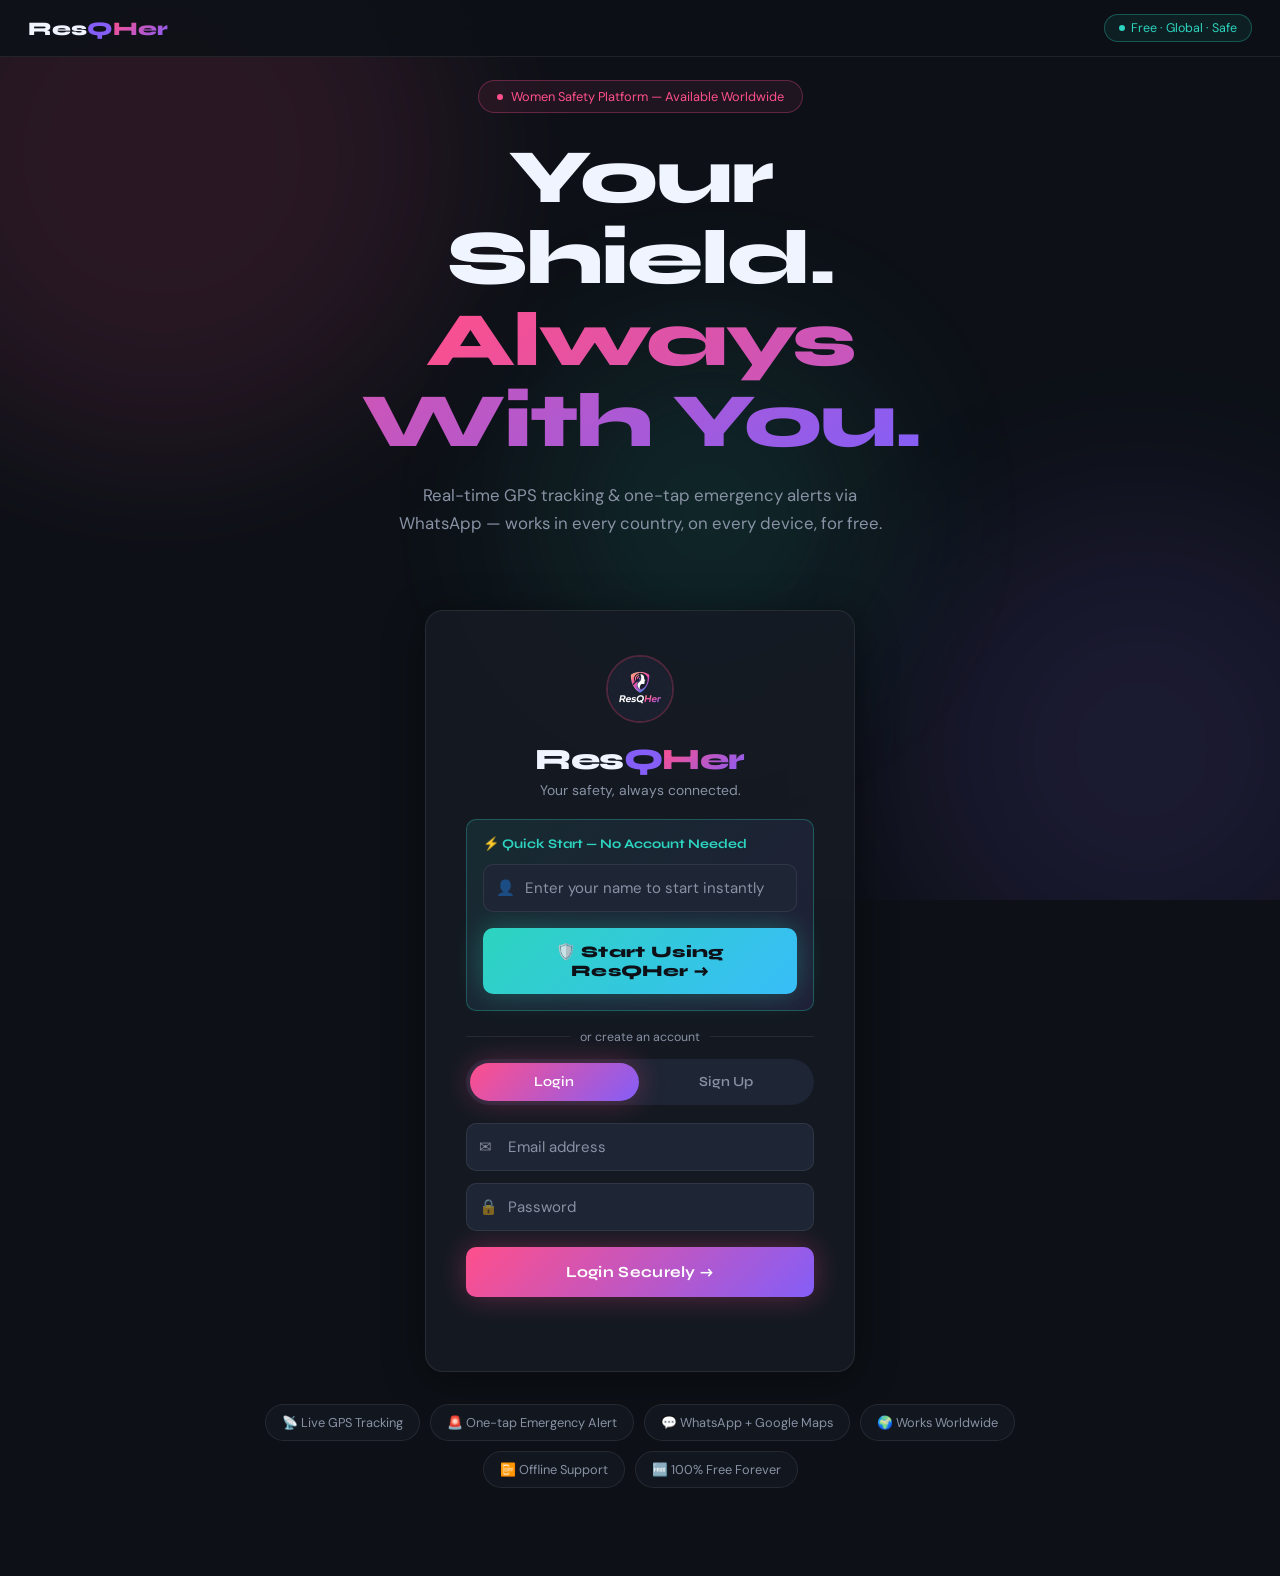
<file: index.html>
<!DOCTYPE html>
<html lang="en">
<head>
<meta charset="UTF-8"/>
<meta name="viewport" content="width=device-width, initial-scale=1.0, viewport-fit=cover"/>
<meta name="mobile-web-app-capable" content="yes"/>
<meta name="apple-mobile-web-app-capable" content="yes"/>
<meta name="apple-mobile-web-app-status-bar-style" content="black-translucent"/>
<meta name="theme-color" content="#0d1117"/>
<meta name="description" content="ResQHer — Free women safety app. Real-time GPS tracking and emergency alerts via WhatsApp."/>
<title>ResQHer – Women Safety Platform</title>
<link rel="icon" href="logo.png" type="image/png"/>
<link rel="apple-touch-icon" href="logo.png"/>
<link href="https://fonts.googleapis.com/css2?family=Syne:wght@400;600;700;800&family=DM+Sans:wght@300;400;500&display=swap" rel="stylesheet"/>
<link rel="stylesheet" href="style.css"/>
</head>
<body class="auth-page">

<div class="bg-orbs">
  <div class="orb orb1"></div>
  <div class="orb orb2"></div>
  <div class="orb orb3"></div>
</div>

<nav class="top-nav">
  <a href="#" class="nav-brand">Res<span class="q">Q</span><span class="her">Her</span></a>
  <div class="nav-badge"><span class="dot"></span>Free · Global · Safe</div>
</nav>

<section class="hero-section">

  <!-- Hero Text -->
  <div class="hero-content">
    <div class="hero-badge"><span class="dot"></span>Women Safety Platform — Available Worldwide</div>
    <h1>Your Shield.<br/><span class="gradient-text">Always With You.</span></h1>
    <p class="hero-sub">Real-time GPS tracking &amp; one-tap emergency alerts via WhatsApp — works in every country, on every device, for free.</p>
  </div>

  <!-- Auth Card -->
  <div class="auth-wrap">
    <div class="auth-card">
      <div class="logo-wrap">
        <img src="logo.png" alt="ResQHer" class="logo-img" onerror="this.style.display='none'"/>
      </div>
      <h2 class="brand-title">Res<span class="q">Q</span><span class="her">Her</span></h2>
      <p class="tagline">Your safety, always connected.</p>

      <!-- Quick Start — no account needed -->
      <div class="quick-start-box" id="quick-start-box">
        <div class="qs-label">⚡ Quick Start — No Account Needed</div>
        <div class="input-group">
          <span class="input-icon">👤</span>
          <input type="text" id="qs-name" placeholder="Enter your name to start instantly"
                 autocomplete="given-name" maxlength="40"/>
        </div>
        <button class="btn-quickstart" onclick="handleQuickStart()">
          🛡️ Start Using ResQHer →
        </button>
      </div>

      <div class="divider"><span>or create an account</span></div>

      <!-- Tab switcher -->
      <div class="tab-switch">
        <button class="tab-btn active" id="tab-login" onclick="switchTab('login')">Login</button>
        <button class="tab-btn" id="tab-signup" onclick="switchTab('signup')">Sign Up</button>
      </div>

      <!-- Login -->
      <div id="form-login">
        <div class="input-group">
          <span class="input-icon">✉</span>
          <input type="email" id="login-email" placeholder="Email address" autocomplete="email"/>
        </div>
        <div class="input-group">
          <span class="input-icon">🔒</span>
          <input type="password" id="login-password" placeholder="Password" autocomplete="current-password"/>
        </div>
        <button class="btn-primary" onclick="handleLogin()">Login Securely →</button>
      </div>

      <!-- Sign Up -->
      <div class="hidden" id="form-signup">
        <div class="input-group">
          <span class="input-icon">👤</span>
          <input type="text" id="signup-name" placeholder="Your full name" autocomplete="name"/>
        </div>
        <div class="input-group">
          <span class="input-icon">✉</span>
          <input type="email" id="signup-email" placeholder="Email address" autocomplete="email"/>
        </div>
        <div class="input-group">
          <span class="input-icon">🔒</span>
          <input type="password" id="signup-password" placeholder="Create password (min 6 chars)" autocomplete="new-password"/>
        </div>
        <button class="btn-primary" onclick="handleSignup()">Create Free Account →</button>
      </div>

      <div id="auth-message" class="auth-message"></div>
    </div>
  </div>

  <!-- Features strip -->
  <div class="features-strip">
    <div class="feat-pill">📡 Live GPS Tracking</div>
    <div class="feat-pill">🚨 One-tap Emergency Alert</div>
    <div class="feat-pill">💬 WhatsApp + Google Maps</div>
    <div class="feat-pill">🌍 Works Worldwide</div>
    <div class="feat-pill">📴 Offline Support</div>
    <div class="feat-pill">🆓 100% Free Forever</div>
  </div>

</section>

<script>
/* =============================================================
   ResQHer – index.html script
   No Firebase. No popups. Works for anyone, anywhere.
============================================================= */
const API = 'https://avhi.pythonanywhere.com';
const $ = id => document.getElementById(id);

function saveLocal(k,v){try{localStorage.setItem(k,JSON.stringify(v))}catch{}}
function loadLocal(k,fb=null){try{const v=localStorage.getItem(k);return v?JSON.parse(v):fb}catch{return fb}}

function showMsg(text, type='error'){
  const el = $('auth-message');
  el.textContent = text;
  el.className = 'auth-message ' + type;
}

function goToDashboard(){
  window.location.href = 'dashboard.html';
}

/* ── QUICK START (No account needed) ─────────────────────── */
function handleQuickStart(){
  const name = $('qs-name').value.trim();
  if(!name){ $('qs-name').focus(); $('qs-name').style.borderColor='var(--coral)'; return; }
  $('qs-name').style.borderColor='';
  const guestEmail = 'guest_' + Date.now() + '@resqher.app';
  saveLocal('resqher_user', { email: guestEmail, name, isGuest: true });
  showMsg('Welcome, ' + name + '! Starting ResQHer...', 'success');
  setTimeout(goToDashboard, 600);
}

/* ── TAB SWITCH ─────────────────────────────────────────── */
function switchTab(tab){
  $('form-login').classList.toggle('hidden', tab !== 'login');
  $('form-signup').classList.toggle('hidden', tab !== 'signup');
  $('tab-login').classList.toggle('active', tab === 'login');
  $('tab-signup').classList.toggle('active', tab === 'signup');
  $('auth-message').textContent = '';
}

/* ── EMAIL LOGIN ────────────────────────────────────────── */
async function handleLogin(){
  const email = $('login-email').value.trim();
  const pass  = $('login-password').value;
  if(!email || !pass){ showMsg('Please fill in both fields.'); return; }
  showMsg('Logging in...', 'success');
  try {
    const res  = await fetch(`${API}/api/login`, {
      method:'POST', headers:{'Content-Type':'application/json'},
      body: JSON.stringify({ email, password: pass })
    });
    const data = await res.json();
    if(res.ok){
      saveLocal('resqher_user', { email, name: data.name || email.split('@')[0] });
      showMsg('Welcome back! Redirecting...', 'success');
      setTimeout(goToDashboard, 600);
    } else {
      showMsg(data.error || 'Incorrect email or password.');
    }
  } catch {
    // Offline fallback
    if(pass.length >= 4){
      saveLocal('resqher_user', { email, name: email.split('@')[0] });
      showMsg('Logged in (offline). Redirecting...', 'success');
      setTimeout(goToDashboard, 600);
    } else {
      showMsg('Cannot reach server. Try Quick Start above.');
    }
  }
}

/* ── EMAIL SIGNUP ───────────────────────────────────────── */
async function handleSignup(){
  const name  = $('signup-name').value.trim();
  const email = $('signup-email').value.trim();
  const pass  = $('signup-password').value;
  if(!name || !email || !pass){ showMsg('Please fill in all fields.'); return; }
  if(pass.length < 6){ showMsg('Password must be at least 6 characters.'); return; }
  showMsg('Creating account...', 'success');
  try {
    const res  = await fetch(`${API}/api/signup`, {
      method:'POST', headers:{'Content-Type':'application/json'},
      body: JSON.stringify({ name, email, password: pass })
    });
    const data = await res.json();
    if(res.ok){
      saveLocal('resqher_user', { email, name });
      showMsg('Account created! Redirecting...', 'success');
      setTimeout(goToDashboard, 600);
    } else {
      showMsg(data.error || 'Signup failed. Try again.');
    }
  } catch {
    saveLocal('resqher_user', { email, name });
    showMsg('Account saved locally. Redirecting...', 'success');
    setTimeout(goToDashboard, 600);
  }
}

/* ── KEYBOARD SHORTCUT ──────────────────────────────────── */
document.addEventListener('keydown', e => {
  if(e.key === 'Enter'){
    const qs = $('qs-name');
    if(document.activeElement === qs){ handleQuickStart(); return; }
    if(!$('form-login').classList.contains('hidden')) handleLogin();
    else handleSignup();
  }
});

/* ── AUTO-REDIRECT IF ALREADY LOGGED IN ─────────────────── */
if(loadLocal('resqher_user')) goToDashboard();
</script>
</body>
</html>
</file>
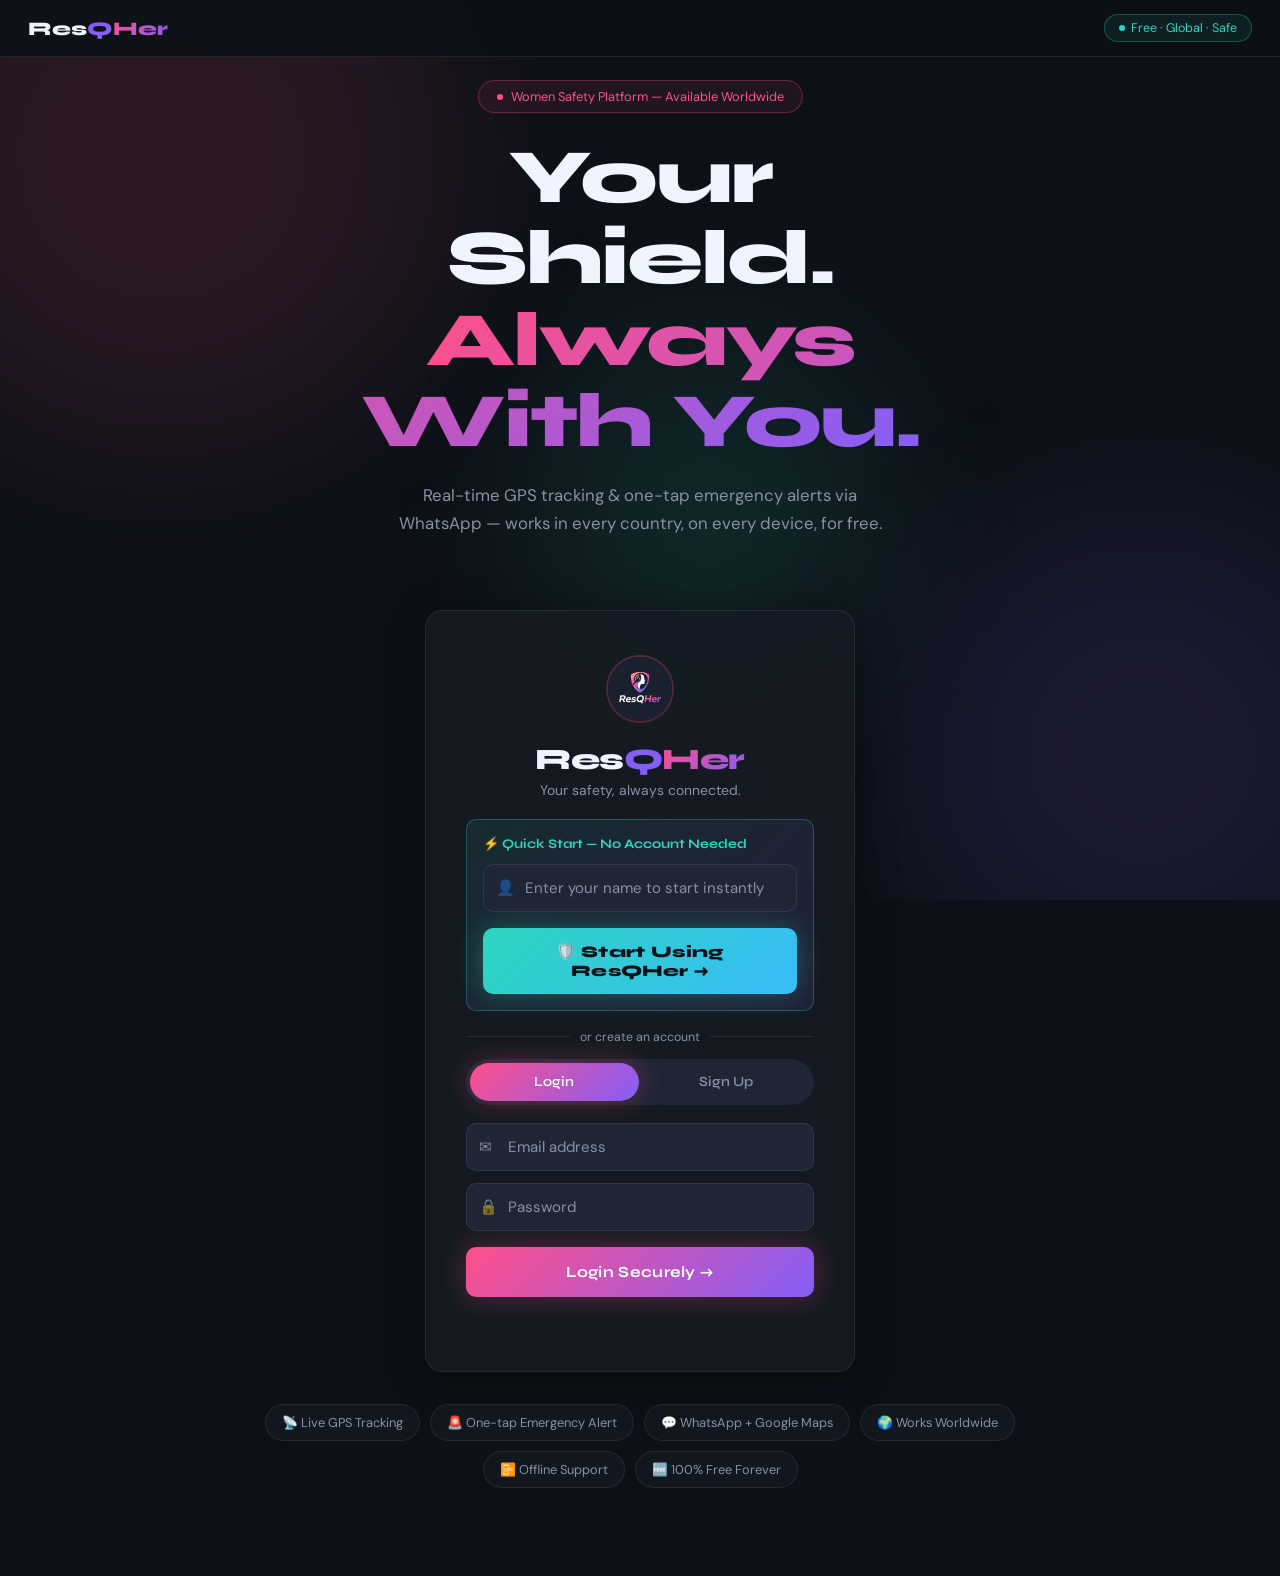
<file: dashboard.html>
<!DOCTYPE html>
<html lang="en">
<head>
<meta charset="UTF-8"/>
<meta name="viewport" content="width=device-width, initial-scale=1.0, viewport-fit=cover"/>
<meta name="mobile-web-app-capable" content="yes"/>
<meta name="apple-mobile-web-app-capable" content="yes"/>
<meta name="apple-mobile-web-app-status-bar-style" content="black-translucent"/>
<meta name="theme-color" content="#0d1117"/>
<title>ResQHer – Dashboard</title>
<link rel="icon" href="logo.png" type="image/png"/>
<link rel="apple-touch-icon" href="logo.png"/>
<link href="https://fonts.googleapis.com/css2?family=Syne:wght@400;600;700;800&family=DM+Sans:wght@300;400;500&display=swap" rel="stylesheet"/>
<link rel="stylesheet" href="style.css"/>
</head>
<body class="dashboard-page">

<div class="bg-orbs">
  <div class="orb orb1"></div>
  <div class="orb orb2"></div>
  <div class="orb orb3"></div>
</div>

<!-- ═══════════ HEADER ═══════════ -->
<header class="dash-header">
  <div class="header-left">
    <img src="logo.png" alt="ResQHer" class="header-logo" onerror="this.style.display='none'"/>
    <span class="header-brand">Res<span class="q">Q</span><span class="her">Her</span></span>
  </div>
  <div class="header-right">
    <div class="status-badge" id="status-badge">
      <span class="status-dot safe" id="status-dot"></span>
      <span id="status-text">Safe</span>
    </div>
    <button class="btn-logout" onclick="handleLogout()">Logout</button>
  </div>
</header>

<!-- ═══════════ WELCOME ═══════════ -->
<div class="welcome-banner" id="welcome-banner">
  <span>🛡️</span>
  <p id="welcome-msg">Welcome! You are protected.</p>
</div>

<!-- ═══════════ MAIN ═══════════ -->
<main class="dash-main">

  <!-- ── BIG ACTION BUTTONS ── -->
  <section class="action-section">

    <div class="action-card live-card" id="live-card">
      <div class="pulse-ring" id="live-pulse"></div>
      <div class="card-icon">📡</div>
      <h2>LIVE</h2>
      <p>Share your real-time <strong>Google Maps link</strong> with trusted contacts via WhatsApp</p>
      <button class="btn-live" id="btn-live" onclick="toggleLiveMode()">
        <span id="live-btn-text">Activate LIVE</span>
      </button>
    </div>

    <div class="action-card risk-card" id="risk-card">
      <div class="pulse-ring red" id="risk-pulse"></div>
      <div class="card-icon">🚨</div>
      <h2>RISK</h2>
      <p>EMERGENCY — sends exact <strong>Google Maps location</strong> to ALL contacts NOW</p>
      <button class="btn-risk" id="btn-risk" onclick="triggerRiskMode()">
        🚨 Trigger RISK Alert
      </button>
    </div>

  </section>

  <!-- ── LOCATION PANEL ── -->
  <section class="location-panel" id="location-panel">
    <div class="panel-header">
      <h3>📍 Your Location</h3>
      <span class="coord-badge" id="coord-badge">Acquiring GPS…</span>
    </div>

    <!-- Live map embed -->
    <div id="map-wrap" class="map-wrap" style="display:none">
      <iframe id="map-iframe" class="map-iframe" src="" allowfullscreen loading="lazy"
        referrerpolicy="no-referrer-when-downgrade" title="Live Map"></iframe>
      <a id="map-open-btn" class="btn-open-map" href="#" target="_blank" rel="noopener">
        🗺️ Open Full Map in Google Maps
      </a>
    </div>

    <div class="location-display">
      <div class="loc-row">
        <span class="loc-label">Latitude</span>
        <span class="loc-val" id="lat-val">—</span>
      </div>
      <div class="loc-row">
        <span class="loc-label">Longitude</span>
        <span class="loc-val" id="lng-val">—</span>
      </div>
      <div class="loc-row loc-row-full">
        <span class="loc-label">📍 Tap to navigate</span>
        <span class="loc-val" id="maps-link-val">Waiting for GPS…</span>
      </div>
      <div class="loc-row">
        <span class="loc-label">Accuracy</span>
        <span class="loc-val" id="acc-val">—</span>
      </div>
      <div class="loc-row">
        <span class="loc-label">Updated</span>
        <span class="loc-val" id="update-time">—</span>
      </div>
    </div>

    <div class="network-bar" id="network-bar">
      <span id="network-status">🟢 Online</span>
      <button class="btn-share-loc" onclick="openShareSheet('live')">💬 Share via WhatsApp</button>
    </div>
  </section>

  <!-- ── CONTACTS ── -->
  <section class="contacts-section">
    <div class="section-header">
      <h3>👥 Emergency Contacts</h3>
      <button class="btn-add" onclick="openAddContact()">+ Add</button>
    </div>
    <div class="contacts-list" id="contacts-list"></div>
  </section>

  <!-- ── ACTIVITY LOG ── -->
  <section class="activity-section">
    <h3>📋 Activity Log</h3>
    <div class="activity-log" id="activity-log">
      <div class="log-item">
        <span class="log-time" id="login-time-log"></span>
        <span class="log-msg">Session started. All systems normal.</span>
      </div>
    </div>
  </section>

</main>

<!-- ═══════════ ADD CONTACT MODAL ═══════════ -->
<div class="modal-overlay hidden" id="contact-modal">
  <div class="modal-card">
    <h3>Add Emergency Contact</h3>
    <div class="modal-hint">
      💡 Enter phone with <strong>country code</strong> for WhatsApp.<br/>
      🇮🇳 India: <strong>919876543210</strong> &nbsp;|&nbsp;
      🇺🇸 USA: <strong>12125551234</strong> &nbsp;|&nbsp;
      🇬🇧 UK: <strong>447700900123</strong>
    </div>
    <div class="input-group">
      <span class="input-icon">👤</span>
      <input type="text" id="contact-name" placeholder="Name (e.g. Mom, Best Friend)" autocomplete="off"/>
    </div>
    <div class="input-group">
      <span class="input-icon">📱</span>
      <input type="tel" id="contact-phone" placeholder="Country code + number: 919876543210" inputmode="numeric"/>
    </div>
    <div class="input-group">
      <span class="input-icon">✉</span>
      <input type="email" id="contact-email" placeholder="Email (optional)"/>
    </div>
    <div class="input-group">
      <span class="input-icon">🏷️</span>
      <select id="contact-relation">
        <option value="parent">Parent</option>
        <option value="friend">Friend</option>
        <option value="sibling">Sibling</option>
        <option value="partner">Partner</option>
        <option value="other">Other</option>
      </select>
    </div>
    <div class="modal-actions">
      <button class="btn-primary" onclick="saveContact()">Save Contact</button>
      <button class="btn-cancel" onclick="closeContactModal()">Cancel</button>
    </div>
  </div>
</div>

<!-- ═══════════ WHATSAPP SHARE SHEET ═══════════ -->
<div class="wa-quick hidden" id="wa-sheet">
  <div class="wa-sheet-inner">
    <div class="wa-handle"></div>
    <h3 id="wa-sheet-title">📍 Share Location via WhatsApp</h3>
    <p id="wa-sheet-desc">Google Maps link will be sent — opens on any device</p>
    <div class="wa-contacts-grid" id="wa-contacts-grid"></div>
    <button class="btn-send-all" onclick="sendToAllWhatsApp()">
      💬 Send Google Maps to ALL Contacts
    </button>
    <button class="btn-wa-close" onclick="closeWASheet()">Close</button>
  </div>
</div>

<!-- ═══════════ RISK ALERT OVERLAY ═══════════ -->
<div class="alert-overlay hidden" id="alert-overlay">
  <div class="alert-card">
    <span class="siren-icon">🚨</span>
    <h2>EMERGENCY ALERT SENT</h2>
    <p id="alert-status-text">Sending Google Maps location to all contacts…</p>
    <div class="alert-contacts-sent" id="alert-contacts-sent"></div>
    <div class="alert-progress">
      <div class="progress-bar" id="alert-progress-bar"></div>
    </div>
    <button class="btn-cancel-alert" onclick="cancelRisk()">✕ Cancel Alert</button>
  </div>
</div>

<!-- ═══════════ SCRIPT ═══════════ -->
<script>
/* =============================================================
   ResQHer – dashboard.html script
   Full GPS + Google Maps + WhatsApp + cross-device
   Works globally on Android, iOS, Desktop, Tablet
============================================================= */
'use strict';

const API = 'https://avhi.pythonanywhere.com';
const $   = id => document.getElementById(id);

// ── STATE ─────────────────────────────────────────────────
let currentUser           = null;
let liveMode              = false;
let riskMode              = false;
let watchId               = null;
let currentLat            = null;
let currentLng            = null;
let locationBuffer        = [];
let contacts              = [];
let alertProgressInterval = null;
let waMode                = 'live';

// ── UTILS ─────────────────────────────────────────────────
function saveLocal(k,v){try{localStorage.setItem(k,JSON.stringify(v))}catch{}}
function loadLocal(k,fb=null){try{const v=localStorage.getItem(k);return v?JSON.parse(v):fb}catch{return fb}}
function timeNow(){return new Date().toLocaleTimeString([],{hour:'2-digit',minute:'2-digit',second:'2-digit'})}
function esc(s){return String(s).replace(/&/g,'&amp;').replace(/</g,'&lt;').replace(/>/g,'&gt;').replace(/"/g,'&quot;')}

function addLog(msg){
  const log = $('activity-log');
  if(!log) return;
  const d = document.createElement('div');
  d.className = 'log-item';
  d.innerHTML = `<span class="log-time">${timeNow()}</span><span class="log-msg">${esc(msg)}</span>`;
  log.prepend(d);
  while(log.children.length > 80) log.removeChild(log.lastChild);
}

// ── GOOGLE MAPS LINK ───────────────────────────────────────
// Universal link — opens Google Maps app on Android & iOS,
// falls back to browser on desktop. Works in every country.
function mapsLink(lat, lng){
  return `https://www.google.com/maps?q=${lat},${lng}&z=17`;
}

// ── WHATSAPP MESSAGE ───────────────────────────────────────
function buildMsg(emergency = false){
  const t    = new Date().toLocaleString([], {dateStyle:'medium', timeStyle:'short'});
  const name = currentUser?.name || 'A ResQHer user';

  if(!currentLat || !currentLng){
    return emergency
      ? `🚨 *EMERGENCY ALERT!*\n\n*${name}* needs IMMEDIATE help!\n\nGPS is loading — *CALL THEM NOW!*\n⏰ ${t}\n\n_Sent via ResQHer Safety App_`
      : `📡 *ResQHer – Live Location*\n\n${name} is sharing their location.\nGPS loading…\n⏰ ${t}`;
  }

  const link   = mapsLink(currentLat, currentLng);
  const coords = `${currentLat.toFixed(5)}, ${currentLng.toFixed(5)}`;

  if(emergency){
    return [
      `🚨 *EMERGENCY ALERT!*`,
      ``,
      `*${name}* NEEDS IMMEDIATE HELP!`,
      ``,
      `📍 *Live Google Maps Location:*`,
      link,
      ``,
      `🗺️ Coordinates: ${coords}`,
      `⏰ Time: ${t}`,
      ``,
      `⚠️ *Please call them RIGHT NOW or go to this location!*`,
      ``,
      `_Sent via ResQHer Women Safety App_`
    ].join('\n');
  }

  return [
    `📡 *ResQHer – Live Location*`,
    ``,
    `Hi! *${name}* is sharing their live location with you.`,
    ``,
    `📍 *Tap to open in Google Maps:*`,
    link,
    ``,
    `🗺️ Coordinates: ${coords}`,
    `⏰ Updated: ${t}`,
    ``,
    `_Stay safe! 💜 Sent via ResQHer_`
  ].join('\n');
}

// ── WHATSAPP OPENER ────────────────────────────────────────
// wa.me works on ALL devices in ALL countries
function openWA(phone, msg){
  const n = String(phone).replace(/[\s\-\+\(\)]/g, '');
  window.open(`https://wa.me/${n}?text=${encodeURIComponent(msg)}`, '_blank');
  addLog(`WhatsApp opened → +${n}`);
}

// ── WA SHARE SHEET ─────────────────────────────────────────
function openShareSheet(mode){
  if(!contacts.length){ alert('Add at least one emergency contact first.'); openAddContact(); return; }
  waMode = mode;
  $('wa-sheet-title').textContent = mode === 'risk' ? '🚨 Send EMERGENCY Alert' : '📍 Share Your Location';
  $('wa-sheet-desc').textContent  = mode === 'risk'
    ? 'Your Google Maps location will be sent as EMERGENCY via WhatsApp'
    : 'Your Google Maps link will be sent via WhatsApp — works worldwide';
  $('wa-contacts-grid').innerHTML = contacts.map((c,i) => `
    <button class="wa-contact-btn" onclick="sendToOneWA(${i})">
      <div class="wa-avatar">${esc(c.name.charAt(0).toUpperCase())}</div>
      <div class="wa-info">
        <div class="wa-name">${esc(c.name)}</div>
        <div class="wa-phone">+${esc(c.phone)} · ${esc(c.relation||'contact')}</div>
      </div>
      <span class="wa-go">💬</span>
    </button>`).join('');
  $('wa-sheet').classList.remove('hidden');
}

function closeWASheet(){ $('wa-sheet').classList.add('hidden'); }

function sendToOneWA(i){
  openWA(contacts[i].phone, buildMsg(waMode === 'risk'));
  closeWASheet();
  addLog(`📍 Maps location sent to ${contacts[i].name}`);
}

function sendToAllWhatsApp(){
  if(!contacts.length){ alert('No contacts!'); return; }
  const msg = buildMsg(waMode === 'risk');
  closeWASheet();
  contacts.forEach((c,i) => setTimeout(() => {
    openWA(c.phone, msg);
    addLog(`✅ Sent to ${c.name}`);
  }, i * 1500));
  addLog(`📤 Sending Google Maps link to all ${contacts.length} contacts`);
}

// ── GPS ────────────────────────────────────────────────────
function startPassiveGPS(){
  if(!navigator.geolocation){ addLog('GPS not available on this device.'); return; }
  navigator.geolocation.getCurrentPosition(onLocation, onGPSError, {
    enableHighAccuracy: true, timeout: 20000, maximumAge: 0
  });
}

function startContinuousGPS(){
  if(!navigator.geolocation || watchId !== null) return;
  watchId = navigator.geolocation.watchPosition(onLocation, onGPSError, {
    enableHighAccuracy: true, maximumAge: 5000, timeout: 20000
  });
  addLog('Continuous GPS tracking started.');
}

function stopContinuousGPS(){
  if(watchId !== null){
    navigator.geolocation.clearWatch(watchId);
    watchId = null;
    addLog('GPS tracking stopped.');
  }
}

function onGPSError(err){
  if($('coord-badge')) $('coord-badge').textContent = 'GPS unavailable';
  addLog(`GPS error: ${err.message}`);
}

function onLocation(pos){
  const { latitude: lat, longitude: lng, accuracy } = pos.coords;
  currentLat = lat;
  currentLng = lng;
  const link = mapsLink(lat, lng);
  const ts   = new Date().toISOString();

  // Update text fields
  if($('lat-val'))     $('lat-val').textContent     = lat.toFixed(6);
  if($('lng-val'))     $('lng-val').textContent     = lng.toFixed(6);
  if($('acc-val'))     $('acc-val').textContent     = `±${Math.round(accuracy)} m`;
  if($('update-time')) $('update-time').textContent = timeNow();
  if($('coord-badge')){
    $('coord-badge').textContent = `±${Math.round(accuracy)} m`;
    $('coord-badge').classList.add('live');
  }

  // Maps link in panel
  if($('maps-link-val')){
    $('maps-link-val').innerHTML =
      `<a href="${link}" target="_blank" rel="noopener"
         style="color:var(--green);word-break:break-all;text-decoration:underline;display:flex;align-items:center;gap:5px;">
        🗺️ Open in Google Maps ↗
       </a>
       <span style="font-size:0.72rem;color:var(--muted);display:block;margin-top:3px">
         ${lat.toFixed(5)}, ${lng.toFixed(5)}
       </span>`;
  }

  // Map iframe preview
  showMapPreview(lat, lng);

  // Buffer / backend
  const data = { lat, lng, accuracy, timestamp: ts, user: currentUser?.email, mapLink: link };
  if(!navigator.onLine){
    locationBuffer.push(data);
    saveLocal('resqher_loc_buffer', locationBuffer);
    addLog('Offline — location buffered.');
    return;
  }
  if(locationBuffer.length) flushBuffer();
  if(liveMode || riskMode) sendToBackend(data);
}

// ── MAP PREVIEW ────────────────────────────────────────────
let mapShown = false;
function showMapPreview(lat, lng){
  const wrap = $('map-wrap');
  if(!wrap) return;
  wrap.style.display = 'block';

  const src = `https://maps.google.com/maps?q=${lat},${lng}&z=16&output=embed`;
  if(!mapShown){
    $('map-iframe').src = src;
    mapShown = true;
  } else {
    // Update iframe only every 30s to save bandwidth
    if(!wrap._lastUpdate || Date.now() - wrap._lastUpdate > 30000){
      $('map-iframe').src = src;
      wrap._lastUpdate = Date.now();
    }
  }
  const btn = $('map-open-btn');
  if(btn) btn.href = mapsLink(lat, lng);
}

// ── BACKEND SYNC ───────────────────────────────────────────
function sendToBackend(data){
  fetch(`${API}/api/location`, {
    method:'POST', headers:{'Content-Type':'application/json'}, body:JSON.stringify(data)
  }).catch(() => { locationBuffer.push(data); saveLocal('resqher_loc_buffer', locationBuffer); });
}

function flushBuffer(){
  const buf = [...locationBuffer]; locationBuffer = []; saveLocal('resqher_loc_buffer', []);
  buf.forEach(d => sendToBackend(d));
  if(buf.length) addLog(`Synced ${buf.length} buffered location(s) to server.`);
}

// ── LIVE MODE ──────────────────────────────────────────────
function toggleLiveMode(){ liveMode ? stopLiveMode() : startLiveMode(); }

function startLiveMode(){
  if(!contacts.length){ alert('Add at least one emergency contact first!'); openAddContact(); return; }
  liveMode = true;
  setStatus('live', 'LIVE');
  $('btn-live').classList.add('active');
  $('live-btn-text').textContent = '🔴 Stop LIVE';
  $('live-pulse').classList.add('active');
  $('live-card').style.borderColor = 'rgba(45,212,191,0.7)';
  startContinuousGPS();
  addLog('🟢 LIVE mode ON — sharing Google Maps location.');
  openShareSheet('live');
  notifyBackend('live_start');
}

function stopLiveMode(){
  if(!liveMode) return;
  liveMode = false;
  setStatus('safe', 'Safe');
  $('btn-live').classList.remove('active');
  $('live-btn-text').textContent = 'Activate LIVE';
  $('live-pulse').classList.remove('active');
  $('live-card').style.borderColor = 'rgba(45,212,191,0.22)';
  if(!riskMode) stopContinuousGPS();
  addLog('LIVE mode OFF.');
  notifyBackend('live_stop');
}

// ── RISK MODE ──────────────────────────────────────────────
function triggerRiskMode(){
  if(!contacts.length){ alert('Add emergency contacts first!'); openAddContact(); return; }
  riskMode = true;
  setStatus('risk', '🚨 RISK');
  $('risk-pulse').classList.add('active');
  $('risk-card').style.borderColor = 'rgba(255,79,139,0.7)';
  startContinuousGPS();
  showAlertOverlay();
  sendEmergencyAlert();
  addLog('🚨 RISK mode ON — emergency Google Maps alerts sending!');
  notifyBackend('risk_trigger');
}

function cancelRisk(){
  riskMode = false;
  hideAlertOverlay();
  setStatus(liveMode ? 'live' : 'safe', liveMode ? 'LIVE' : 'Safe');
  $('risk-pulse').classList.remove('active');
  $('risk-card').style.borderColor = 'rgba(255,79,139,0.22)';
  if(!liveMode) stopContinuousGPS();
  addLog('RISK mode cancelled.');
  notifyBackend('risk_cancel');
}

function showAlertOverlay(){
  $('alert-overlay').classList.remove('hidden');
  const msg  = buildMsg(true);
  const sent = $('alert-contacts-sent');
  sent.innerHTML = contacts.map(c => {
    const n = String(c.phone).replace(/[\s\-\+\(\)]/g,'');
    return `<div class="alert-contact-row">
      <span class="ac-name">👤 ${esc(c.name)}</span>
      <a href="https://wa.me/${n}?text=${encodeURIComponent(msg)}"
         target="_blank" class="wa-btn">💬 Send</a>
    </div>`;
  }).join('');

  let p = 0, step = 0;
  const bar   = $('alert-progress-bar');
  const steps = [
    'Sending Google Maps link to contacts…',
    'Sharing live GPS coordinates…',
    'Emergency contacts notified via WhatsApp.',
    'Stay safe. Help is on the way. 💜'
  ];
  alertProgressInterval = setInterval(() => {
    p += 2;
    if(bar) bar.style.width = `${Math.min(p,100)}%`;
    if(p % 25 === 0 && step < steps.length){
      const el = $('alert-status-text');
      if(el) el.textContent = steps[step++];
    }
    if(p >= 100) clearInterval(alertProgressInterval);
  }, 80);
}

function hideAlertOverlay(){
  $('alert-overlay').classList.add('hidden');
  if(alertProgressInterval) clearInterval(alertProgressInterval);
  const bar = $('alert-progress-bar');
  if(bar) bar.style.width = '0%';
}

function sendEmergencyAlert(){
  const msg = buildMsg(true);
  contacts.forEach((c,i) => setTimeout(() => {
    openWA(c.phone, msg);
    addLog(`🚨 Emergency Maps alert sent to ${c.name}`);
  }, i * 1500));

  fetch(`${API}/api/alert`, {
    method:'POST', headers:{'Content-Type':'application/json'},
    body: JSON.stringify({
      user: currentUser?.email, name: currentUser?.name,
      lat: currentLat, lng: currentLng,
      mapLink: currentLat ? mapsLink(currentLat, currentLng) : 'N/A',
      contacts, timestamp: new Date().toISOString()
    })
  }).catch(() => {});
}

// ── STATUS ─────────────────────────────────────────────────
function setStatus(type, text){
  const dot = $('status-dot'), stxt = $('status-text');
  if(dot)  dot.className = 'status-dot ' + type;
  if(stxt) stxt.textContent = text;
}

// ── CONTACTS ───────────────────────────────────────────────
function renderContacts(){
  const list = $('contacts-list');
  if(!list) return;
  if(!contacts.length){
    list.innerHTML = `<div class="no-contacts">
      No emergency contacts yet.<br/>
      Add your family or friends — they'll get a <strong>Google Maps link</strong>
      via WhatsApp when you need help. Works in every country. 🌍
    </div>`;
    return;
  }
  const msg = buildMsg(false);
  list.innerHTML = contacts.map((c,i) => {
    const n = String(c.phone).replace(/[\s\-\+\(\)]/g,'');
    return `<div class="contact-item">
      <div class="contact-avatar">${esc(c.name.charAt(0).toUpperCase())}</div>
      <div class="contact-info">
        <div class="contact-name">${esc(c.name)}</div>
        <div class="contact-detail">+${esc(n)} · ${esc(c.relation||'contact')}</div>
      </div>
      <div class="contact-actions">
        <a href="https://wa.me/${n}?text=${encodeURIComponent(msg)}"
           target="_blank" class="btn-whatsapp">💬 Maps</a>
        <button class="btn-remove-contact" onclick="removeContact(${i})" title="Remove">✕</button>
      </div>
    </div>`;
  }).join('');
}

function openAddContact(){
  ['contact-name','contact-phone','contact-email'].forEach(id => { if($(id)) $(id).value = ''; });
  if($('contact-relation')) $('contact-relation').value = 'parent';
  $('contact-modal').classList.remove('hidden');
  setTimeout(() => { if($('contact-name')) $('contact-name').focus(); }, 100);
}
function closeContactModal(){ $('contact-modal').classList.add('hidden'); }

function saveContact(){
  const name     = $('contact-name').value.trim();
  const phone    = $('contact-phone').value.trim().replace(/[\s\-\+\(\)]/g,'');
  const email    = $('contact-email').value.trim();
  const relation = $('contact-relation').value;
  if(!name)  { alert('Please enter a name.'); return; }
  if(!phone) { alert('Please enter a phone number with country code.\nExample India: 919876543210\nExample USA: 12125551234'); return; }
  if(phone.length < 7) { alert('Phone number too short. Please include country code.'); return; }
  contacts.push({ name, phone, email, relation });
  saveLocal('resqher_contacts', contacts);
  renderContacts();
  closeContactModal();
  addLog(`Contact added: ${name} (+${phone})`);
  fetch(`${API}/api/contacts`, {
    method:'POST', headers:{'Content-Type':'application/json'},
    body: JSON.stringify({ user: currentUser?.email, contacts })
  }).catch(() => {});
}

function removeContact(i){
  const r = contacts.splice(i, 1);
  saveLocal('resqher_contacts', contacts);
  renderContacts();
  addLog(`Contact removed: ${r[0]?.name}`);
}

// ── NETWORK STATUS ─────────────────────────────────────────
function updateNetwork(){
  const bar = $('network-bar'), status = $('network-status');
  if(!bar || !status) return;
  if(navigator.onLine){ bar.classList.remove('offline'); status.textContent='🟢 Online'; flushBuffer(); }
  else                { bar.classList.add('offline');    status.textContent='🔴 Offline — Location buffered'; }
}

// ── BACKEND EVENTS ─────────────────────────────────────────
function notifyBackend(event){
  fetch(`${API}/api/event`, {
    method:'POST', headers:{'Content-Type':'application/json'},
    body: JSON.stringify({ user: currentUser?.email, event, timestamp: new Date().toISOString() })
  }).catch(() => {});
}

// ── LOGOUT ─────────────────────────────────────────────────
function handleLogout(){
  stopLiveMode();
  localStorage.removeItem('resqher_user');
  window.location.href = 'index.html';
}

// ── INIT ───────────────────────────────────────────────────
function initDashboard(){
  currentUser = loadLocal('resqher_user');
  if(!currentUser){ window.location.href = 'index.html'; return; }

  if($('welcome-msg'))
    $('welcome-msg').textContent = `Welcome, ${currentUser.name}! You are protected. 🛡️`;
  if($('login-time-log'))
    $('login-time-log').textContent = timeNow();

  // Load local contacts first (instant)
  contacts = loadLocal('resqher_contacts', []);
  renderContacts();
  locationBuffer = loadLocal('resqher_loc_buffer', []);

  // Sync contacts from server if not guest
  if(!currentUser.isGuest){
    fetch(`${API}/api/contacts?user=${encodeURIComponent(currentUser.email)}`)
      .then(r => r.json())
      .then(d => {
        if(d.contacts && d.contacts.length){
          contacts = d.contacts;
          saveLocal('resqher_contacts', contacts);
          renderContacts();
          addLog('Contacts synced from server.');
        }
      }).catch(() => {});
  }

  startPassiveGPS();
  updateNetwork();
  window.addEventListener('online',  updateNetwork);
  window.addEventListener('offline', updateNetwork);
  addLog(`Session started — ${currentUser.name}`);
}

document.addEventListener('DOMContentLoaded', initDashboard);
</script>
</body>
</html>
</file>
<file: style.css>
/* =================================================================
   ResQHer – style.css
   Full cross-device: mobile (320px+) · tablet · desktop · TV
   Works on Android, iOS, Windows, Mac, Linux — any browser
================================================================= */

/* ── CSS CUSTOM PROPERTIES ────────────────────────────────── */
:root {
  --navy:        #0d1117;
  --navy2:       #161b24;
  --navy3:       #1e2535;
  --card-bg:     rgba(22, 27, 36, 0.88);
  --border:      rgba(255,255,255,0.08);
  --pink:        #ff4f8b;
  --coral:       #ff6b6b;
  --violet:      #845ef7;
  --green:       #2dd4bf;
  --white:       #f0f4ff;
  --muted:       #8892a4;
  --grad:        linear-gradient(135deg, #ff4f8b 0%, #845ef7 100%);
  --grad-live:   linear-gradient(135deg, #2dd4bf 0%, #38bdf8 100%);
  --grad-risk:   linear-gradient(135deg, #ff4f8b 0%, #ff6b6b 100%);
  --grad-wa:     linear-gradient(135deg, #25d366 0%, #128c7e 100%);
  --font-d:      'Syne', sans-serif;
  --font-b:      'DM Sans', sans-serif;
  --r:           18px;   /* card radius */
  --r-sm:        10px;   /* button/input radius */
  --shadow:      0 8px 40px rgba(0,0,0,0.45);
  --glow-pink:   0 0 28px rgba(255,79,139,0.32);
  --glow-green:  0 0 28px rgba(45,212,191,0.32);
  /* safe areas for iOS notch */
  --safe-top:    env(safe-area-inset-top, 0px);
  --safe-bottom: env(safe-area-inset-bottom, 0px);
  --safe-left:   env(safe-area-inset-left,  0px);
  --safe-right:  env(safe-area-inset-right, 0px);
}

/* ── RESET ────────────────────────────────────────────────── */
*, *::before, *::after {
  box-sizing: border-box;
  margin: 0;
  padding: 0;
}

html {
  scroll-behavior: smooth;
  -webkit-text-size-adjust: 100%;
  text-size-adjust: 100%;
}

body {
  font-family: var(--font-b);
  background: var(--navy);
  color: var(--white);
  min-height: 100vh;
  /* fill entire screen on iOS */
  min-height: -webkit-fill-available;
  min-height: 100dvh;
  overflow-x: hidden;
  /* remove tap flash on Android/iOS */
  -webkit-tap-highlight-color: transparent;
}

/* ── UTILITY ──────────────────────────────────────────────── */
.hidden { display: none !important; }

.q { color: var(--violet); }

.her,
.gradient-text {
  background: var(--grad);
  -webkit-background-clip: text;
  -webkit-text-fill-color: transparent;
  background-clip: text;
}

/* ── ANIMATED BACKGROUND ORBS ────────────────────────────── */
.bg-orbs {
  position: fixed; inset: 0;
  pointer-events: none; z-index: 0; overflow: hidden;
}
.orb {
  position: absolute; border-radius: 50%;
  filter: blur(90px); opacity: 0.12;
  animation: orbFloat 14s ease-in-out infinite alternate;
  will-change: transform;
}
.orb1 { width: 580px; height: 580px; background: var(--pink);   top: -15%; left: -10%; animation-duration: 16s; }
.orb2 { width: 480px; height: 480px; background: var(--violet); bottom: -10%; right: -8%; animation-duration: 12s; animation-delay: -5s; }
.orb3 { width: 340px; height: 340px; background: var(--green);  top: 38%; left: 42%; animation-duration: 10s; animation-delay: -8s; }

@keyframes orbFloat {
  from { transform: translate(0,0) scale(1); }
  to   { transform: translate(48px,32px) scale(1.1); }
}
@keyframes blink     { 0%,100%{opacity:1}   50%{opacity:0.3} }
@keyframes slideUp   { from{opacity:0;transform:translateY(28px)} to{opacity:1;transform:none} }
@keyframes fadeIn    { from{opacity:0}                             to{opacity:1} }
@keyframes pulseRing { 0%{transform:scale(0.8);opacity:1} 100%{transform:scale(2.6);opacity:0} }
@keyframes sirenPulse{ from{transform:scale(1)} to{transform:scale(1.14);filter:drop-shadow(0 0 14px var(--coral))} }

/* ═══════════════════════════════════════════════════════════
   AUTH PAGE
═══════════════════════════════════════════════════════════ */

/* top nav */
.top-nav {
  position: fixed; top: 0; left: 0; right: 0; z-index: 100;
  padding: calc(14px + var(--safe-top)) 28px 14px;
  display: flex; align-items: center; justify-content: space-between;
  background: rgba(13,17,23,0.9); backdrop-filter: blur(20px);
  border-bottom: 1px solid var(--border);
}
.nav-brand {
  font-family: var(--font-d); font-size: 1.2rem; font-weight: 800;
  text-decoration: none; color: var(--white);
}
.nav-badge {
  padding: 5px 14px; border-radius: 50px;
  border: 1px solid rgba(45,212,191,0.3);
  background: rgba(45,212,191,0.08);
  font-size: 0.78rem; color: var(--green);
  display: flex; align-items: center; gap: 6px;
}
.nav-badge .dot {
  width: 6px; height: 6px; border-radius: 50%;
  background: var(--green); animation: blink 1.5s infinite;
}

/* hero section */
.hero-section {
  position: relative; z-index: 1;
  min-height: 100vh; min-height: 100dvh;
  display: flex; flex-direction: column;
  align-items: center; justify-content: center;
  padding: calc(80px + var(--safe-top)) 20px calc(40px + var(--safe-bottom));
  text-align: center;
}
.hero-content {
  position: relative; z-index: 1;
  max-width: 660px; margin-bottom: 32px;
  animation: slideUp 0.8s ease both;
}
.hero-badge {
  display: inline-flex; align-items: center; gap: 8px;
  padding: 7px 18px; border-radius: 50px;
  border: 1px solid rgba(255,79,139,0.3);
  background: rgba(255,79,139,0.08);
  font-size: 0.8rem; color: var(--pink); margin-bottom: 24px;
}
.hero-badge .dot {
  width: 6px; height: 6px; border-radius: 50%;
  background: var(--pink); animation: blink 1.5s infinite;
}
.hero-content h1 {
  font-family: var(--font-d);
  font-size: clamp(2.4rem, 6vw, 4.8rem);
  font-weight: 800; line-height: 1.06;
  letter-spacing: -2px; margin-bottom: 18px;
}
.hero-sub {
  color: var(--muted); font-size: clamp(0.9rem, 2vw, 1.05rem);
  line-height: 1.7; max-width: 500px;
  margin: 0 auto 40px;
}

/* auth card */
.auth-wrap {
  position: relative; z-index: 1;
  width: 100%; max-width: 430px;
  animation: slideUp 0.9s 0.12s ease both;
}
.auth-card {
  background: var(--card-bg); backdrop-filter: blur(24px);
  border: 1px solid var(--border); border-radius: var(--r);
  padding: 36px 32px; box-shadow: var(--shadow);
}
.logo-wrap    { text-align: center; margin-bottom: 14px; }
.logo-img     { width: 68px; height: 68px; object-fit: contain; border-radius: 50%; border: 2px solid rgba(255,79,139,0.25); }
.brand-title  { font-family: var(--font-d); font-size: 1.85rem; font-weight: 800; text-align: center; letter-spacing: -0.5px; margin-bottom: 4px; }
.tagline      { text-align: center; color: var(--muted); font-size: 0.87rem; margin-bottom: 20px; }

/* quick start box */
.quick-start-box {
  background: linear-gradient(135deg, rgba(45,212,191,0.1), rgba(132,94,247,0.1));
  border: 1.5px solid rgba(45,212,191,0.3);
  border-radius: var(--r-sm); padding: 16px;
  margin-bottom: 18px;
}
.qs-label {
  font-family: var(--font-d); font-size: 0.82rem; font-weight: 700;
  color: var(--green); margin-bottom: 12px;
  display: flex; align-items: center; gap: 6px;
}
.btn-quickstart {
  width: 100%; padding: 14px;
  background: var(--grad-live); border: none; border-radius: var(--r-sm);
  color: var(--navy); font-family: var(--font-d);
  font-weight: 800; font-size: 1rem; letter-spacing: 0.3px;
  cursor: pointer; transition: all 0.22s;
  box-shadow: var(--glow-green);
  min-height: 50px; touch-action: manipulation;
  margin-top: 4px;
}
.btn-quickstart:hover  { opacity: 0.9; transform: translateY(-1px); }
.btn-quickstart:active { transform: translateY(0); opacity: 0.95; }

/* tab switch */
.tab-switch {
  display: flex; background: var(--navy3);
  border-radius: 50px; padding: 4px; margin-bottom: 18px; gap: 3px;
}
.tab-btn {
  flex: 1; padding: 9px 0; border: none; background: transparent;
  color: var(--muted); font-family: var(--font-d); font-weight: 600;
  font-size: 0.87rem; border-radius: 50px; cursor: pointer;
  transition: all 0.22s; min-height: 38px; touch-action: manipulation;
}
.tab-btn.active { background: var(--grad); color: #fff; box-shadow: var(--glow-pink); }

/* inputs */
.input-group  { position: relative; margin-bottom: 12px; }
.input-icon   { position: absolute; left: 13px; top: 50%; transform: translateY(-50%); font-size: 0.95rem; pointer-events: none; opacity: 0.5; }
.input-group input,
.input-group select {
  width: 100%; padding: 13px 13px 13px 41px;
  background: var(--navy3); border: 1px solid var(--border);
  border-radius: var(--r-sm); color: var(--white);
  font-family: var(--font-b); font-size: 0.94rem; outline: none;
  transition: border-color 0.18s, box-shadow 0.18s;
  min-height: 48px;
  -webkit-appearance: none; appearance: none;
}
.input-group input:focus,
.input-group select:focus { border-color: var(--pink); box-shadow: 0 0 0 3px rgba(255,79,139,0.14); }
.input-group input::placeholder { color: var(--muted); }
.input-group select option       { background: var(--navy3); }

/* buttons */
.btn-primary {
  width: 100%; padding: 14px;
  background: var(--grad); border: none; border-radius: var(--r-sm);
  color: #fff; font-family: var(--font-d); font-weight: 700;
  font-size: 0.97rem; cursor: pointer; letter-spacing: 0.3px;
  box-shadow: var(--glow-pink); margin-top: 4px;
  transition: opacity 0.2s, transform 0.2s;
  min-height: 50px; touch-action: manipulation;
}
.btn-primary:hover  { opacity: 0.88; transform: translateY(-1px); }
.btn-primary:active { transform: translateY(0); }

.divider {
  display: flex; align-items: center; gap: 10px;
  color: var(--muted); font-size: 0.77rem; margin: 18px 0 14px;
}
.divider::before, .divider::after { content:''; flex:1; height:1px; background:var(--border); }

/* auth message */
.auth-message { margin-top: 12px; text-align: center; font-size: 0.87rem; min-height: 18px; transition: all 0.25s; }
.auth-message.error   { color: var(--coral); }
.auth-message.success { color: var(--green); }

/* features strip */
.features-strip {
  position: relative; z-index: 1;
  display: flex; justify-content: center; gap: 10px;
  flex-wrap: wrap; padding: 32px 16px calc(48px + var(--safe-bottom));
  max-width: 860px; margin: 0 auto;
  animation: fadeIn 1s 0.4s ease both;
}
.feat-pill {
  padding: 9px 16px;
  background: rgba(22,27,36,0.7);
  border: 1px solid var(--border); border-radius: 50px;
  font-size: 0.8rem; color: var(--muted); transition: all 0.25s;
  white-space: nowrap;
}
.feat-pill:hover { border-color: rgba(255,79,139,0.25); color: var(--white); }

/* ═══════════════════════════════════════════════════════════
   DASHBOARD
═══════════════════════════════════════════════════════════ */

/* header */
.dash-header {
  position: sticky; top: 0; z-index: 50;
  display: flex; align-items: center; justify-content: space-between;
  padding: calc(13px + var(--safe-top)) 20px 13px;
  background: rgba(13,17,23,0.94); backdrop-filter: blur(20px);
  border-bottom: 1px solid var(--border);
}
.header-left  { display: flex; align-items: center; gap: 9px; }
.header-logo  { width: 34px; height: 34px; border-radius: 50%; object-fit: contain; flex-shrink: 0; }
.header-brand { font-family: var(--font-d); font-weight: 800; font-size: 1.2rem; }
.header-right { display: flex; align-items: center; gap: 10px; flex-shrink: 0; }

.status-badge {
  display: flex; align-items: center; gap: 6px;
  padding: 5px 12px; border-radius: 50px;
  background: var(--navy3); border: 1px solid var(--border);
  font-family: var(--font-d); font-size: 0.8rem; font-weight: 600;
  transition: all 0.25s; white-space: nowrap;
}
.status-dot { width: 7px; height: 7px; border-radius: 50%; animation: blink 1.5s infinite; flex-shrink: 0; }
.status-dot.safe { background: var(--green); }
.status-dot.live { background: var(--green); box-shadow: 0 0 8px var(--green); }
.status-dot.risk { background: var(--coral); box-shadow: 0 0 8px var(--coral); }

.btn-logout {
  padding: 6px 13px; background: transparent;
  border: 1px solid var(--border); border-radius: var(--r-sm);
  color: var(--muted); font-family: var(--font-b);
  cursor: pointer; font-size: 0.8rem; transition: all 0.2s;
  min-height: 34px; touch-action: manipulation; white-space: nowrap;
}
.btn-logout:hover { border-color: var(--pink); color: var(--pink); }

/* welcome banner */
.welcome-banner {
  position: relative; z-index: 1;
  display: flex; align-items: center; gap: 9px;
  margin: 14px 16px 0; padding: 12px 16px;
  background: linear-gradient(135deg, rgba(45,212,191,0.1), rgba(132,94,247,0.1));
  border: 1px solid rgba(45,212,191,0.2); border-radius: var(--r-sm);
  font-size: 0.9rem; animation: fadeIn 0.4s ease both;
  word-break: break-word;
}

/* main grid */
.dash-main {
  position: relative; z-index: 1;
  display: grid; grid-template-columns: 1fr 1fr;
  gap: 14px; padding: 14px 16px;
  max-width: 1100px; margin: 0 auto;
  padding-bottom: calc(14px + var(--safe-bottom));
}

/* ── ACTION CARDS ─────────────────────────────────────────── */
.action-section { grid-column: 1/-1; display: grid; grid-template-columns: 1fr 1fr; gap: 14px; }
.action-card {
  position: relative; overflow: hidden;
  background: var(--card-bg); backdrop-filter: blur(20px);
  border: 1.5px solid var(--border); border-radius: var(--r);
  padding: 28px 22px; text-align: center;
  transition: transform 0.25s, box-shadow 0.25s;
  animation: slideUp 0.5s ease both;
}
.action-card:hover { transform: translateY(-2px); }
.live-card { border-color: rgba(45,212,191,0.22); }
.risk-card { border-color: rgba(255,79,139,0.22); }
.card-icon { font-size: 2.1rem; margin-bottom: 8px; }
.action-card h2 { font-family: var(--font-d); font-size: 1.65rem; font-weight: 800; letter-spacing: 2px; margin-bottom: 8px; }
.live-card h2   { color: var(--green); }
.risk-card h2   { color: var(--coral); }
.action-card p  { color: var(--muted); font-size: 0.85rem; margin-bottom: 18px; line-height: 1.5; }
.action-card p strong { color: var(--white); }
.pulse-ring {
  position: absolute; top: 16px; right: 16px;
  width: 32px; height: 32px; border-radius: 50%;
  border: 2px solid var(--green); opacity: 0; transition: opacity 0.3s;
}
.pulse-ring.red    { border-color: var(--coral); }
.pulse-ring.active { opacity: 1; animation: pulseRing 1.2s ease-out infinite; }

.btn-live {
  width: 100%; padding: 14px; background: var(--grad-live);
  border: none; border-radius: var(--r-sm);
  color: var(--navy); font-family: var(--font-d);
  font-weight: 800; font-size: 0.93rem; letter-spacing: 0.5px;
  cursor: pointer; transition: all 0.22s; box-shadow: var(--glow-green);
  min-height: 50px; touch-action: manipulation;
}
.btn-live:hover  { opacity: 0.88; transform: scale(1.02); }
.btn-live.active { background: linear-gradient(135deg,#f97316,#ef4444); color:#fff; box-shadow: 0 0 28px rgba(249,115,22,0.35); }

.btn-risk {
  width: 100%; padding: 14px; background: var(--grad-risk);
  border: none; border-radius: var(--r-sm);
  color: #fff; font-family: var(--font-d);
  font-weight: 800; font-size: 0.93rem; letter-spacing: 0.5px;
  cursor: pointer; transition: all 0.22s; box-shadow: var(--glow-pink);
  min-height: 50px; touch-action: manipulation;
}
.btn-risk:hover  { opacity: 0.88; transform: scale(1.02); }
.btn-risk:active { transform: scale(0.98); }

/* ── LOCATION PANEL ───────────────────────────────────────── */
.location-panel {
  grid-column: 1/-1; background: var(--card-bg); backdrop-filter: blur(20px);
  border: 1px solid var(--border); border-radius: var(--r);
  padding: 20px; animation: slideUp 0.55s ease both;
}
.panel-header { display: flex; align-items: center; justify-content: space-between; margin-bottom: 14px; gap: 8px; flex-wrap: wrap; }
.panel-header h3 { font-family: var(--font-d); font-size: 0.96rem; font-weight: 700; }
.coord-badge { padding: 4px 11px; background: var(--navy3); border: 1px solid var(--border); border-radius: 50px; font-size: 0.72rem; color: var(--muted); white-space: nowrap; }
.coord-badge.live { border-color: var(--green); color: var(--green); }

/* map embed */
.map-wrap { margin-bottom: 14px; }
.map-iframe {
  width: 100%; height: 220px; border: 0;
  border-radius: var(--r-sm); display: block;
}
.btn-open-map {
  display: flex; align-items: center; justify-content: center;
  gap: 6px; margin-top: 8px; padding: 10px;
  background: rgba(45,212,191,0.1); border: 1px solid rgba(45,212,191,0.25);
  border-radius: var(--r-sm); color: var(--green);
  font-family: var(--font-d); font-weight: 700; font-size: 0.87rem;
  text-decoration: none; transition: background 0.2s;
  min-height: 44px; touch-action: manipulation;
}
.btn-open-map:hover { background: rgba(45,212,191,0.2); }

.location-display { display: grid; grid-template-columns: 1fr 1fr; gap: 9px; }
.loc-row { display: flex; flex-direction: column; gap: 4px; background: var(--navy3); border-radius: var(--r-sm); padding: 12px; border: 1px solid var(--border); }
.loc-row-full { grid-column: 1/-1; }
.loc-label { font-size: 0.7rem; color: var(--muted); text-transform: uppercase; letter-spacing: 0.5px; }
.loc-val   { font-family: var(--font-d); font-size: 0.9rem; font-weight: 600; color: var(--white); word-break: break-all; line-height: 1.4; }

.network-bar {
  margin-top: 12px; padding: 9px 13px;
  background: rgba(45,212,191,0.07); border: 1px solid rgba(45,212,191,0.18);
  border-radius: var(--r-sm); font-size: 0.82rem; color: var(--green);
  display: flex; align-items: center; justify-content: space-between; flex-wrap: wrap; gap: 8px;
}
.network-bar.offline { background: rgba(255,107,107,0.07); border-color: rgba(255,107,107,0.18); color: var(--coral); }

.btn-share-loc {
  padding: 6px 13px; background: rgba(45,212,191,0.12);
  border: 1px solid rgba(45,212,191,0.25); border-radius: 50px;
  color: var(--green); font-size: 0.77rem; font-family: var(--font-d);
  font-weight: 600; cursor: pointer; transition: all 0.2s;
  white-space: nowrap; min-height: 32px; touch-action: manipulation;
}
.btn-share-loc:hover { background: rgba(45,212,191,0.22); }

/* ── CONTACTS ─────────────────────────────────────────────── */
.contacts-section {
  background: var(--card-bg); backdrop-filter: blur(20px);
  border: 1px solid var(--border); border-radius: var(--r);
  padding: 20px; animation: slideUp 0.6s ease both;
}
.section-header { display: flex; align-items: center; justify-content: space-between; margin-bottom: 13px; gap: 8px; }
.section-header h3 { font-family: var(--font-d); font-size: 0.96rem; font-weight: 700; }
.btn-add {
  padding: 7px 14px; background: var(--grad); border: none;
  border-radius: var(--r-sm); color: #fff; font-family: var(--font-b);
  font-size: 0.82rem; cursor: pointer; transition: opacity 0.2s;
  min-height: 34px; touch-action: manipulation; white-space: nowrap;
}
.btn-add:hover { opacity: 0.85; }

.contacts-list { display: flex; flex-direction: column; gap: 8px; }
.contact-item {
  display: flex; align-items: center; gap: 10px;
  background: var(--navy3); border: 1px solid var(--border);
  border-radius: var(--r-sm); padding: 12px;
  animation: slideUp 0.3s ease both;
}
.contact-avatar {
  width: 36px; height: 36px; border-radius: 50%; background: var(--grad);
  display: flex; align-items: center; justify-content: center;
  font-family: var(--font-d); font-weight: 700; font-size: 0.85rem;
  color: #fff; flex-shrink: 0;
}
.contact-info     { flex: 1; min-width: 0; }
.contact-name     { font-family: var(--font-d); font-weight: 600; font-size: 0.9rem; }
.contact-detail   { font-size: 0.76rem; color: var(--muted); overflow: hidden; text-overflow: ellipsis; white-space: nowrap; }
.contact-actions  { display: flex; gap: 6px; align-items: center; flex-shrink: 0; }

.btn-whatsapp {
  padding: 5px 10px; background: rgba(37,211,102,0.12);
  border: 1px solid rgba(37,211,102,0.25); border-radius: 50px;
  color: #25d366; font-size: 0.7rem; font-family: var(--font-d);
  font-weight: 700; cursor: pointer; transition: all 0.2s;
  text-decoration: none; white-space: nowrap;
  display: inline-flex; align-items: center;
  min-height: 30px; touch-action: manipulation;
}
.btn-whatsapp:hover { background: rgba(37,211,102,0.22); }

.btn-remove-contact {
  background: transparent; border: none; color: var(--muted);
  cursor: pointer; font-size: 0.9rem; transition: color 0.2s;
  padding: 4px 8px; min-height: 30px; touch-action: manipulation;
}
.btn-remove-contact:hover { color: var(--coral); }

.no-contacts {
  text-align: center; color: var(--muted);
  padding: 18px; font-size: 0.87rem; line-height: 1.7;
}
.no-contacts strong { color: var(--white); }

/* ── ACTIVITY LOG ─────────────────────────────────────────── */
.activity-section {
  grid-column: 1/-1; background: var(--card-bg); backdrop-filter: blur(20px);
  border: 1px solid var(--border); border-radius: var(--r);
  padding: 20px; animation: slideUp 0.65s ease both;
}
.activity-section h3 { font-family: var(--font-d); font-size: 0.96rem; font-weight: 700; margin-bottom: 11px; }
.activity-log {
  display: flex; flex-direction: column; gap: 6px;
  max-height: 200px; overflow-y: auto;
  -webkit-overflow-scrolling: touch;
}
.log-item         { display: flex; gap: 9px; align-items: flex-start; font-size: 0.82rem; padding: 7px 0; border-bottom: 1px solid rgba(255,255,255,0.05); }
.log-item:last-child { border-bottom: none; }
.log-time         { color: var(--muted); flex-shrink: 0; white-space: nowrap; font-size: 0.76rem; }
.log-msg          { color: var(--white); line-height: 1.4; }

/* ═══════════════════════════════════════════════════════════
   MODALS & SHEETS
═══════════════════════════════════════════════════════════ */

/* contact modal */
.modal-overlay {
  position: fixed; inset: 0; z-index: 80;
  background: rgba(0,0,0,0.68); backdrop-filter: blur(8px);
  display: flex; align-items: center; justify-content: center;
  padding: 20px; animation: fadeIn 0.2s ease;
  -webkit-overflow-scrolling: touch;
}
.modal-card {
  background: var(--navy2); border: 1px solid var(--border);
  border-radius: var(--r); padding: 28px 24px;
  width: 100%; max-width: 400px; box-shadow: var(--shadow);
  animation: slideUp 0.28s ease;
  max-height: 92vh; overflow-y: auto;
  -webkit-overflow-scrolling: touch;
}
.modal-card h3   { font-family: var(--font-d); font-size: 1.1rem; margin-bottom: 16px; }
.modal-hint {
  font-size: 0.79rem; color: var(--muted); margin-bottom: 15px;
  padding: 10px 12px; background: rgba(45,212,191,0.07);
  border: 1px solid rgba(45,212,191,0.18); border-radius: 8px; line-height: 1.65;
}
.modal-hint strong { color: var(--white); }
.modal-actions    { display: flex; gap: 10px; margin-top: 8px; }
.modal-actions .btn-primary { flex: 1; }
.btn-cancel {
  flex: 1; padding: 13px; background: var(--navy3);
  border: 1px solid var(--border); border-radius: var(--r-sm);
  color: var(--muted); font-family: var(--font-b);
  cursor: pointer; transition: all 0.2s;
  min-height: 48px; touch-action: manipulation;
}
.btn-cancel:hover { border-color: var(--coral); color: var(--coral); }

/* WhatsApp bottom sheet */
.wa-quick {
  position: fixed; inset: 0; z-index: 90;
  background: rgba(0,0,0,0.65); backdrop-filter: blur(6px);
  display: flex; align-items: flex-end; justify-content: center;
  animation: fadeIn 0.2s ease;
}
.wa-sheet-inner {
  background: var(--navy2); border-radius: 22px 22px 0 0;
  border: 1px solid var(--border); width: 100%; max-width: 520px;
  padding: 20px 20px calc(20px + var(--safe-bottom));
  animation: slideUp 0.28s ease;
  max-height: 82vh; overflow-y: auto;
  -webkit-overflow-scrolling: touch;
}
.wa-handle {
  width: 40px; height: 4px; background: var(--border);
  border-radius: 2px; margin: 0 auto 16px;
}
.wa-sheet-inner h3 { font-family: var(--font-d); font-size: 1.05rem; margin-bottom: 5px; }
.wa-sheet-inner p  { color: var(--muted); font-size: 0.83rem; margin-bottom: 18px; }
.wa-contacts-grid  { display: flex; flex-direction: column; gap: 8px; margin-bottom: 16px; }
.wa-contact-btn {
  display: flex; align-items: center; gap: 11px; padding: 13px 15px;
  background: var(--navy3); border: 1px solid var(--border);
  border-radius: 12px; cursor: pointer; transition: all 0.2s; width: 100%;
  text-align: left; min-height: 60px; touch-action: manipulation;
}
.wa-contact-btn:hover { border-color: rgba(37,211,102,0.3); background: rgba(37,211,102,0.05); }
.wa-avatar { width: 36px; height: 36px; border-radius: 50%; background: var(--grad); display: flex; align-items: center; justify-content: center; font-family: var(--font-d); font-weight: 700; font-size: 0.83rem; color: #fff; flex-shrink: 0; }
.wa-info   { flex: 1; }
.wa-name   { font-family: var(--font-d); font-size: 0.88rem; font-weight: 600; color: var(--white); }
.wa-phone  { font-size: 0.76rem; color: var(--muted); }
.wa-go     { color: #25d366; font-size: 1.05rem; }
.btn-send-all {
  width: 100%; padding: 14px; background: var(--grad-wa);
  border: none; border-radius: var(--r-sm); color: #fff;
  font-family: var(--font-d); font-weight: 700; font-size: 0.93rem;
  cursor: pointer; margin-bottom: 10px; transition: opacity 0.2s;
  min-height: 50px; touch-action: manipulation;
}
.btn-send-all:hover { opacity: 0.88; }
.btn-wa-close {
  width: 100%; padding: 11px; background: transparent;
  border: 1px solid var(--border); border-radius: var(--r-sm);
  color: var(--muted); font-family: var(--font-b);
  cursor: pointer; min-height: 46px; touch-action: manipulation;
}

/* RISK alert overlay */
.alert-overlay {
  position: fixed; inset: 0; z-index: 100;
  background: rgba(0,0,0,0.9);
  display: flex; align-items: center; justify-content: center;
  padding: 20px; animation: fadeIn 0.28s ease;
}
.alert-card {
  background: var(--navy2); border: 2px solid var(--coral);
  border-radius: var(--r); padding: 32px 24px;
  max-width: 380px; width: 100%; text-align: center;
  box-shadow: 0 0 60px rgba(255,79,139,0.28);
  animation: slideUp 0.28s ease;
  max-height: 90vh; overflow-y: auto;
  -webkit-overflow-scrolling: touch;
}
.siren-icon { font-size: 3rem; margin-bottom: 12px; display: inline-block; animation: sirenPulse 0.5s ease infinite alternate; }
.alert-card h2 { font-family: var(--font-d); font-size: 1.3rem; color: var(--coral); margin-bottom: 7px; }
.alert-card p  { color: var(--muted); font-size: 0.86rem; margin-bottom: 14px; line-height: 1.5; }
.alert-contacts-sent {
  display: flex; flex-direction: column; gap: 6px;
  margin-bottom: 14px; max-height: 200px; overflow-y: auto;
  -webkit-overflow-scrolling: touch;
}
.alert-contact-row {
  display: flex; align-items: center; justify-content: space-between;
  padding: 8px 11px; gap: 8px; flex-wrap: wrap;
  background: rgba(255,79,139,0.07);
  border: 1px solid rgba(255,79,139,0.15); border-radius: 8px; font-size: 0.81rem;
}
.ac-name { color: var(--white); flex: 1; overflow: hidden; text-overflow: ellipsis; white-space: nowrap; min-width: 0; }
.wa-btn  {
  padding: 5px 11px; background: rgba(37,211,102,0.15);
  border: 1px solid rgba(37,211,102,0.3); border-radius: 50px;
  color: #25d366; font-size: 0.72rem; font-family: var(--font-d);
  font-weight: 700; text-decoration: none; cursor: pointer;
  white-space: nowrap; min-height: 30px;
  display: inline-flex; align-items: center;
  touch-action: manipulation;
}
.alert-progress { background: var(--navy3); border-radius: 50px; height: 5px; overflow: hidden; margin-bottom: 14px; }
.progress-bar   { height: 100%; background: var(--grad-risk); border-radius: 50px; width: 0%; transition: width 0.3s linear; }
.btn-cancel-alert {
  width: 100%; padding: 12px; background: transparent;
  border: 1px solid var(--border); border-radius: var(--r-sm);
  color: var(--muted); font-family: var(--font-b);
  cursor: pointer; transition: all 0.2s;
  min-height: 46px; touch-action: manipulation;
}
.btn-cancel-alert:hover { border-color: var(--coral); color: var(--coral); }

/* ═══════════════════════════════════════════════════════════
   SCROLLBAR
═══════════════════════════════════════════════════════════ */
::-webkit-scrollbar        { width: 5px; height: 5px; }
::-webkit-scrollbar-track  { background: var(--navy3); border-radius: 4px; }
::-webkit-scrollbar-thumb  { background: rgba(255,79,139,0.3); border-radius: 4px; }
::-webkit-scrollbar-thumb:hover { background: rgba(255,79,139,0.55); }

/* ═══════════════════════════════════════════════════════════
   RESPONSIVE — ALL SCREEN SIZES
═══════════════════════════════════════════════════════════ */

/* ── Large Desktop (> 1200px) ─────────────────────────────── */
@media (min-width: 1200px) {
  .dash-main   { padding: 20px 32px; gap: 20px; }
  .auth-card   { padding: 44px 40px; }
  .map-iframe  { height: 280px; }
  .action-card { padding: 36px 28px; }
}

/* ── Tablet Portrait (≤ 900px) ───────────────────────────── */
@media (max-width: 900px) {
  .action-section     { grid-template-columns: 1fr 1fr; }
  .contacts-section   { grid-column: 1/-1; }
}

/* ── Tablet / Large Mobile (≤ 768px) ─────────────────────── */
@media (max-width: 768px) {
  .dash-main          { grid-template-columns: 1fr; padding: 12px; gap: 12px; }
  .action-section     { grid-template-columns: 1fr 1fr; }
  .location-panel,
  .contacts-section,
  .activity-section   { grid-column: 1; }
  .contact-actions    { flex-wrap: wrap; }
  .top-nav            { padding: calc(12px + var(--safe-top)) 18px 12px; }
  .map-iframe         { height: 200px; }
}

/* ── Mobile (≤ 540px) ─────────────────────────────────────── */
@media (max-width: 540px) {
  .action-section     { grid-template-columns: 1fr; }  /* stack cards vertically */
  .location-display   { grid-template-columns: 1fr 1fr; }
  .auth-card          { padding: 26px 18px; }
  .hero-content h1    { font-size: 2.1rem; letter-spacing: -1px; }
  .features-strip     { gap: 8px; padding-bottom: calc(40px + var(--safe-bottom)); }
  .feat-pill          { font-size: 0.77rem; padding: 8px 13px; }
  .header-brand       { font-size: 1.1rem; }
  .action-card        { padding: 24px 18px; }
  .dash-header        { padding: calc(11px + var(--safe-top)) 14px 11px; }
  .welcome-banner     { margin: 10px 12px 0; font-size: 0.85rem; }
  .wa-sheet-inner     { padding: 18px 16px calc(16px + var(--safe-bottom)); }
  .modal-card         { padding: 24px 16px; }
}

/* ── Small Mobile (≤ 380px) ───────────────────────────────── */
@media (max-width: 380px) {
  .hero-content h1 { font-size: 1.8rem; }
  .card-icon       { font-size: 1.75rem; }
  .action-card h2  { font-size: 1.45rem; }
  .action-card p   { font-size: 0.82rem; }
  .status-badge    { padding: 4px 9px; font-size: 0.74rem; }
  .btn-logout      { padding: 5px 9px; font-size: 0.76rem; }
  .location-display { grid-template-columns: 1fr; }
  .dash-main       { padding: 10px; gap: 10px; }
  .brand-title     { font-size: 1.6rem; }
}

/* ── Very Small (≤ 320px — older iPhones, small Androids) ─── */
@media (max-width: 320px) {
  .hero-content h1 { font-size: 1.6rem; letter-spacing: -0.5px; }
  .auth-card       { padding: 20px 14px; }
  .action-card h2  { font-size: 1.3rem; letter-spacing: 1px; }
  .header-brand    { font-size: 1rem; }
}

/* ── Landscape Mobile ─────────────────────────────────────── */
@media (max-height: 500px) and (orientation: landscape) {
  .hero-section { padding-top: 58px; min-height: auto; justify-content: flex-start; }
  .hero-content { margin-bottom: 16px; }
  .hero-content h1 { font-size: 1.9rem; }
  .hero-sub { display: none; }
  .action-card p { display: none; }
  .action-card  { padding: 16px; }
  .map-iframe   { height: 160px; }
}

/* ── High-DPI / Retina ────────────────────────────────────── */
@media (-webkit-min-device-pixel-ratio: 2), (min-resolution: 192dpi) {
  .orb { filter: blur(100px); }
}
</file>
